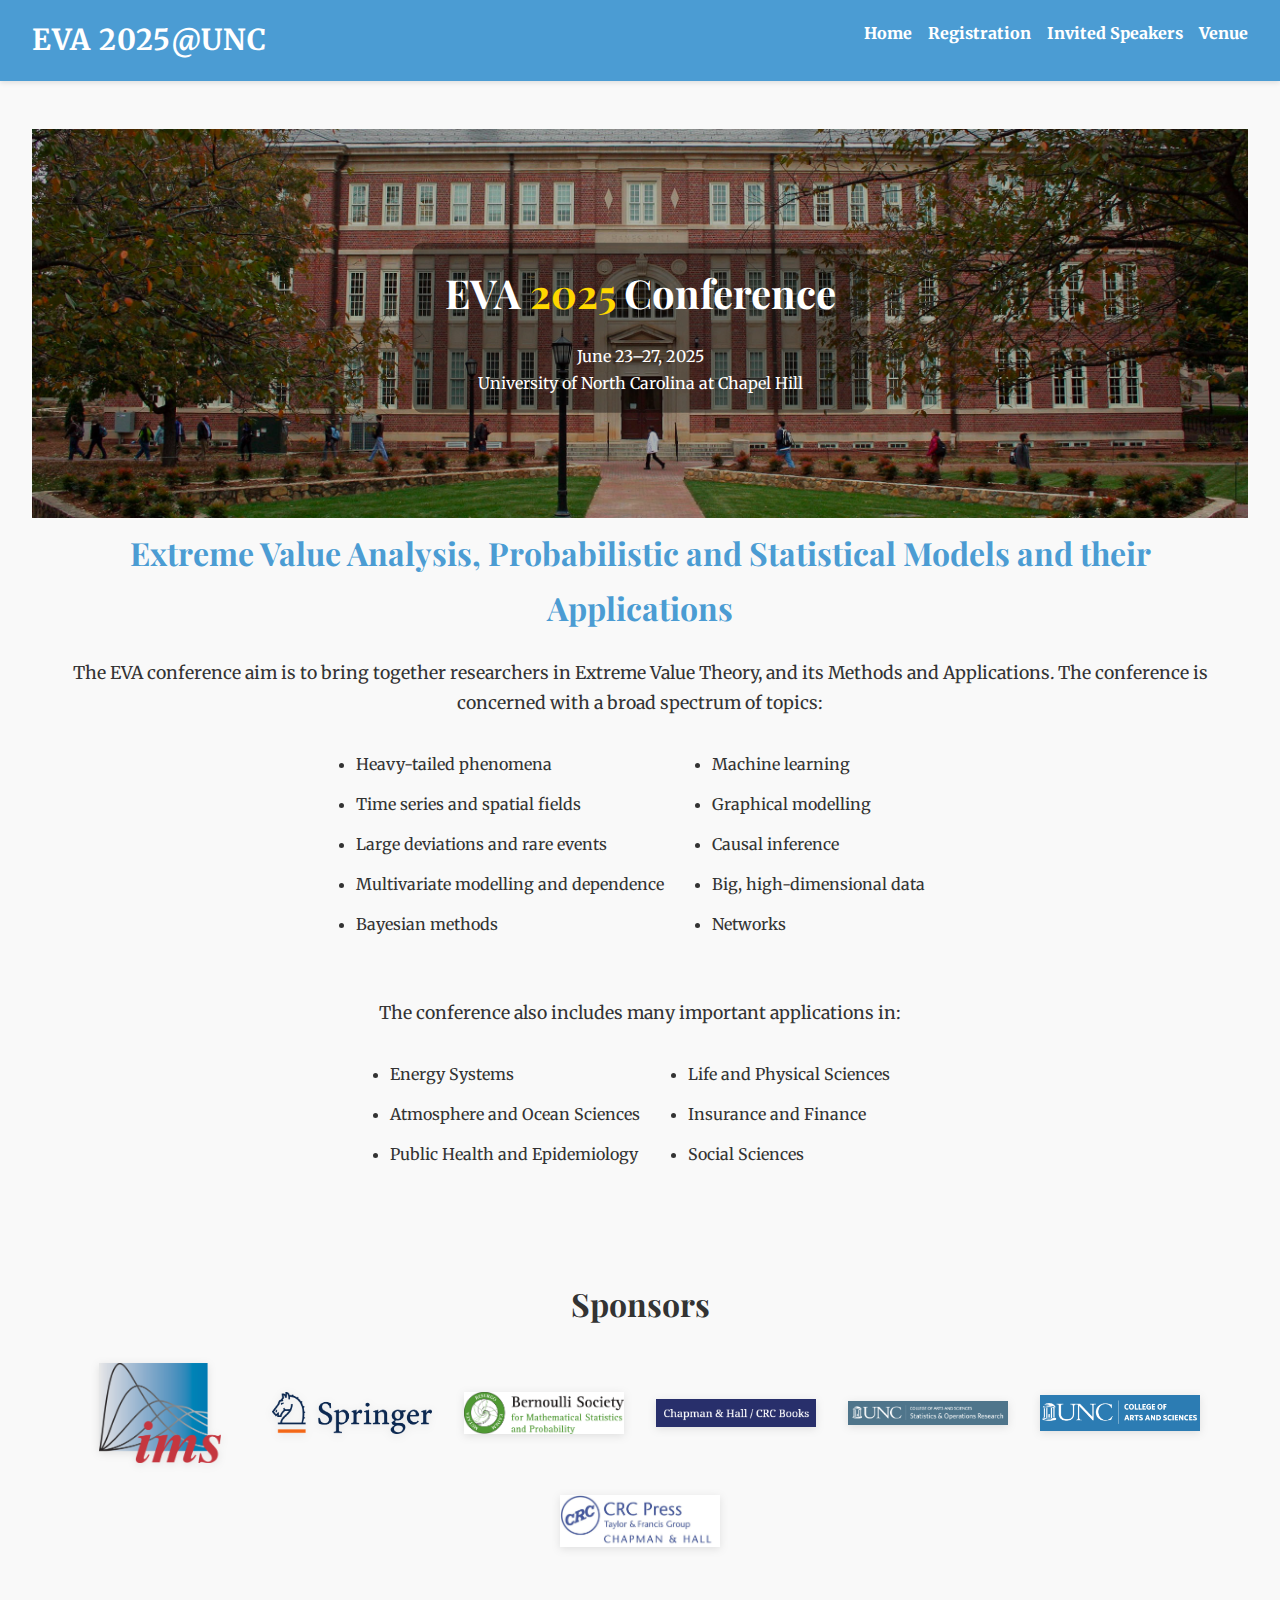
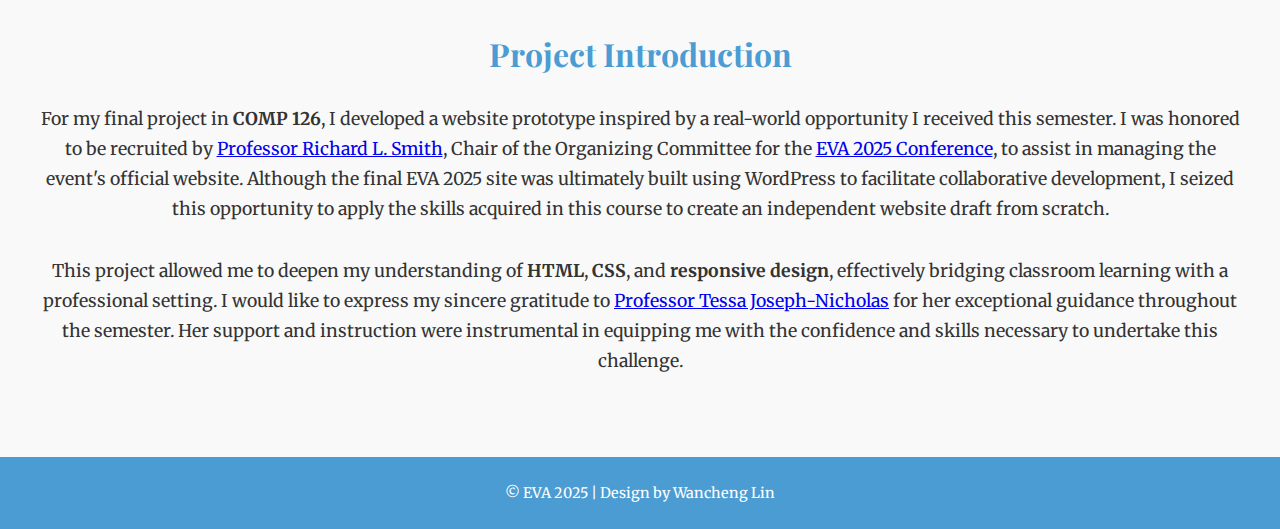
<file: index.html>
<!DOCTYPE html>
<html lang="en">
<head>
  <meta charset="UTF-8">
  <meta name="viewport" content="width=device-width, initial-scale=1.0">
  <title>Home | EVA 2025</title>
  <link rel="stylesheet" href="style.css">
  <link rel="icon" type="image/png" href="images/icon.png">
</head>

<body>

<header class="site-header">
  <div class="logo">EVA 2025@UNC</div>
  <nav class="nav-menu">
    <ul>
      <li><a href="index.html">Home</a></li>
      <li><a href="registration.html">Registration</a></li>
      <li><a href="speakers.html">Invited Speakers</a></li>
      <li><a href="venue.html">Venue</a></li>
    </ul>
  </nav>
</header>

<main>

  <section class="banner">
    <img src="images/stor.jpg" alt="Conference Banner" class="banner-img">
    <div class="banner-text">
      <h1>EVA <span>2025</span> Conference</h1>
      <p>June 23–27, 2025<br>University of North Carolina at Chapel Hill</p>
    </div>
  </section>

  <section class="introduction">
    <h2>Extreme Value Analysis, Probabilistic and Statistical Models and their Applications</h2>
    <p>The EVA conference aim is to bring together researchers in Extreme Value Theory, and its Methods and Applications. The conference is concerned with a broad spectrum of topics:</p>

    <div class="topics-grid">
      <ul>
        <li>Heavy-tailed phenomena</li>
        <li>Time series and spatial fields</li>
        <li>Large deviations and rare events</li>
        <li>Multivariate modelling and dependence</li>
        <li>Bayesian methods</li>
      </ul>
      <ul>
        <li>Machine learning</li>
        <li>Graphical modelling</li>
        <li>Causal inference</li>
        <li>Big, high-dimensional data</li>
        <li>Networks</li>
      </ul>
    </div>

    <p>The conference also includes many important applications in:</p>

    <div class="applications-grid">
      <ul>
        <li>Energy Systems</li>
        <li>Atmosphere and Ocean Sciences</li>
        <li>Public Health and Epidemiology</li>
      </ul>
      <ul>
        <li>Life and Physical Sciences</li>
        <li>Insurance and Finance</li>
        <li>Social Sciences</li>
      </ul>
    </div>
  </section>

  <section class="sponsors">
    <h1>Sponsors</h1>
    <div class="sponsor-logos">
      <div class="sponsor-item"><img src="images/sponsor1.png" alt="Sponsor 1"></div>
      <div class="sponsor-item"><img src="images/sponsor2.png" alt="Sponsor 2"></div>
      <div class="sponsor-item"><img src="images/sponsor3.png" alt="Sponsor 3"></div>
      <div class="sponsor-item"><img src="images/sponsor4.png" alt="Sponsor 4"></div>
      <div class="sponsor-item"><img src="images/sponsor5.png" alt="Sponsor 5"></div>
      <div class="sponsor-item"><img src="images/sponsor6.png" alt="Sponsor 6"></div>
      <div class="sponsor-item"><img src="images/sponsor7.jpg" alt="Sponsor 7"></div>
    </div>
  </section>
  
</main>

<section class="content">
  <h2>Project Introduction</h2>
  <p>
    For my final project in <strong>COMP 126</strong>, I developed a website prototype inspired by a real-world opportunity I received this semester.
    I was honored to be recruited by <a href="https://rls.sites.oasis.unc.edu/" target="_blank">Professor Richard L. Smith</a>, Chair of the Organizing Committee for the
    <a href="https://eva2025.unc.edu/" target="_blank">EVA 2025 Conference</a>, to assist in managing the event's official website.
    Although the final EVA 2025 site was ultimately built using WordPress to facilitate collaborative development,
    I seized this opportunity to apply the skills acquired in this course to create an independent website draft from scratch.
  </p>
  <p>
    This project allowed me to deepen my understanding of <strong>HTML</strong>, <strong>CSS</strong>, and <strong>responsive design</strong>,
    effectively bridging classroom learning with a professional setting.
    I would like to express my sincere gratitude to
    <a href="https://cs.unc.edu/person/tessa-joseph-nicholas/" target="_blank">Professor Tessa Joseph-Nicholas</a> for her exceptional guidance throughout the semester.
    Her support and instruction were instrumental in equipping me with the confidence and skills necessary to undertake this challenge.
  </p>
</section>

<footer class="site-footer">
  &copy; EVA 2025 | Design by Wancheng Lin
</footer>

</body>
</html>
</file>
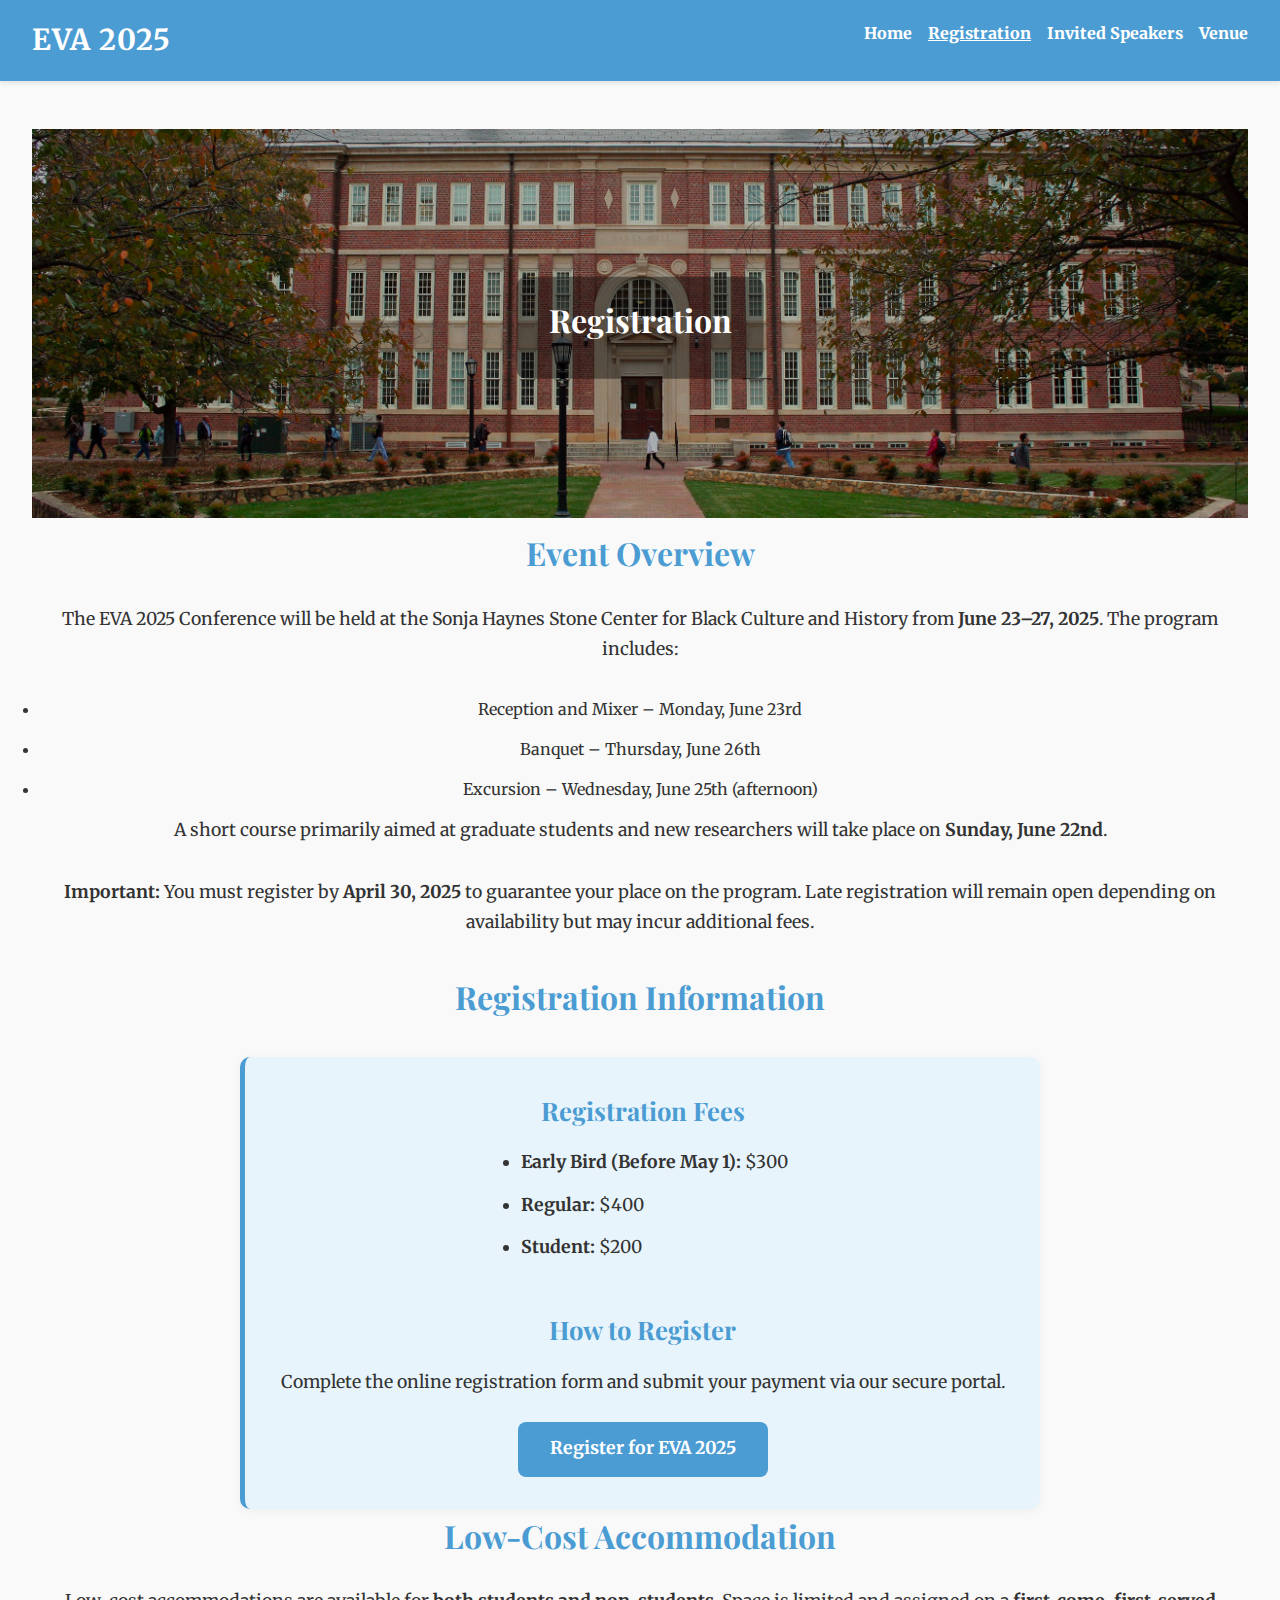
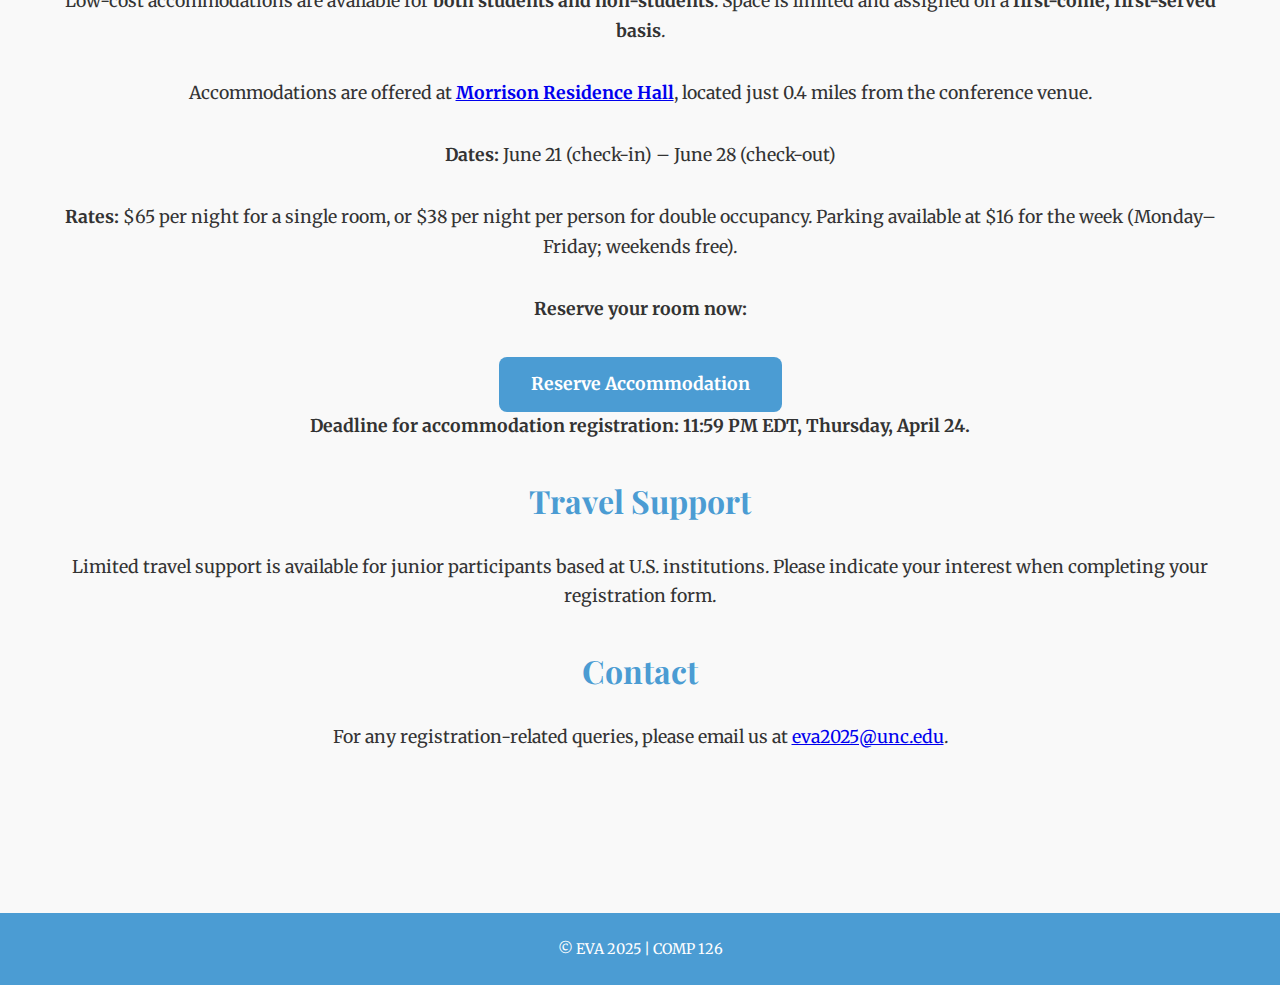
<file: registration.html>
<!DOCTYPE html>
<html lang="en">
<head>
  <meta charset="UTF-8">
  <meta name="viewport" content="width=device-width, initial-scale=1.0">
  <title>Registration | EVA 2025</title>
  <link rel="stylesheet" href="style.css">
</head>
<body>

<header class="site-header">
  <div class="logo">EVA 2025</div>
  <nav class="nav-menu">
    <ul>
      <li><a href="index.html">Home</a></li>
      <li><a href="registration.html" class="active">Registration</a></li>
      <li><a href="speakers.html">Invited Speakers</a></li>
      <li><a href="venue.html">Venue</a></li>
    </ul>
  </nav>
</header>

<main>

  <section class="banner small-banner">
    <img src="images/stor.jpg" alt="Conference Banner" class="banner-img">
    <div class="banner-text">
      <h1>Registration</h1>
    </div>
  </section>

  <section class="content content-card">
    <h2>Event Overview</h2>
    <p>The EVA 2025 Conference will be held at the Sonja Haynes Stone Center for Black Culture and History from <strong>June 23–27, 2025</strong>. The program includes:</p>
    <ul class="event-list">
      <li>Reception and Mixer – Monday, June 23rd</li>
      <li>Banquet – Thursday, June 26th</li>
      <li>Excursion – Wednesday, June 25th (afternoon)</li>
    </ul>
    <p>A short course primarily aimed at graduate students and new researchers will take place on <strong>Sunday, June 22nd</strong>.</p>
    <p><strong>Important:</strong> You must register by <strong>April 30, 2025</strong> to guarantee your place on the program. Late registration will remain open depending on availability but may incur additional fees.</p>
  </section>

  <section class="content">
    <h2>Registration Information</h2>
  
    <div class="registration-info">
  
      <div class="fees-section">
        <h3>Registration Fees</h3>
        <ul class="fees-list">
          <li><strong>Early Bird (Before May 1):</strong> $300</li>
          <li><strong>Regular:</strong> $400</li>
          <li><strong>Student:</strong> $200</li>
        </ul>
      </div>
  
      <div class="how-to-register">
        <h3>How to Register</h3>
        <p>Complete the online registration form and submit your payment via our secure portal.</p>
  
        <div class="register-button-wrapper">
          <a href="https://apps2.research.unc.edu/events/index.cfm?event=events.go&key=C680" target="_blank" class="register-button">
            Register for EVA 2025
          </a>
        </div>
      </div>
  
    </div>
  </section>
  

  <section class="content content-card-alt">
    <h2>Low-Cost Accommodation</h2>
    <p>Low-cost accommodations are available for <strong>both students and non-students</strong>. Space is limited and assigned on a <strong>first-come, first-served basis</strong>.</p>
    <p>Accommodations are offered at <a href="https://housing.unc.edu/live/explore-the-halls/residence-halls/morrison/" target="_blank"><strong>Morrison Residence Hall</strong></a>, located just 0.4 miles from the conference venue.</p>
    <p><strong>Dates:</strong> June 21 (check-in) – June 28 (check-out)</p>
    <p><strong>Rates:</strong> $65 per night for a single room, or $38 per night per person for double occupancy. Parking available at $16 for the week (Monday–Friday; weekends free).</p>

    <p><strong>Reserve your room now:</strong></p>
    <a href="https://apps2.research.unc.edu/events/index.cfm?event=events.go&key=C7BD" target="_blank" class="register-button">Reserve Accommodation</a>

    <p><strong>Deadline for accommodation registration: 11:59 PM EDT, Thursday, April 24.</strong></p>
  </section>

  <section class="content content-card">
    <h2>Travel Support</h2>
    <p>Limited travel support is available for junior participants based at U.S. institutions. Please indicate your interest when completing your registration form.</p>

    <h2>Contact</h2>
    <p>For any registration-related queries, please email us at <a href="mailto:eva2025@unc.edu">eva2025@unc.edu</a>.</p>
  </section>

</main>

<footer class="site-footer">
  &copy; EVA 2025 | COMP 126
</footer>

</body>
</html>
</file>
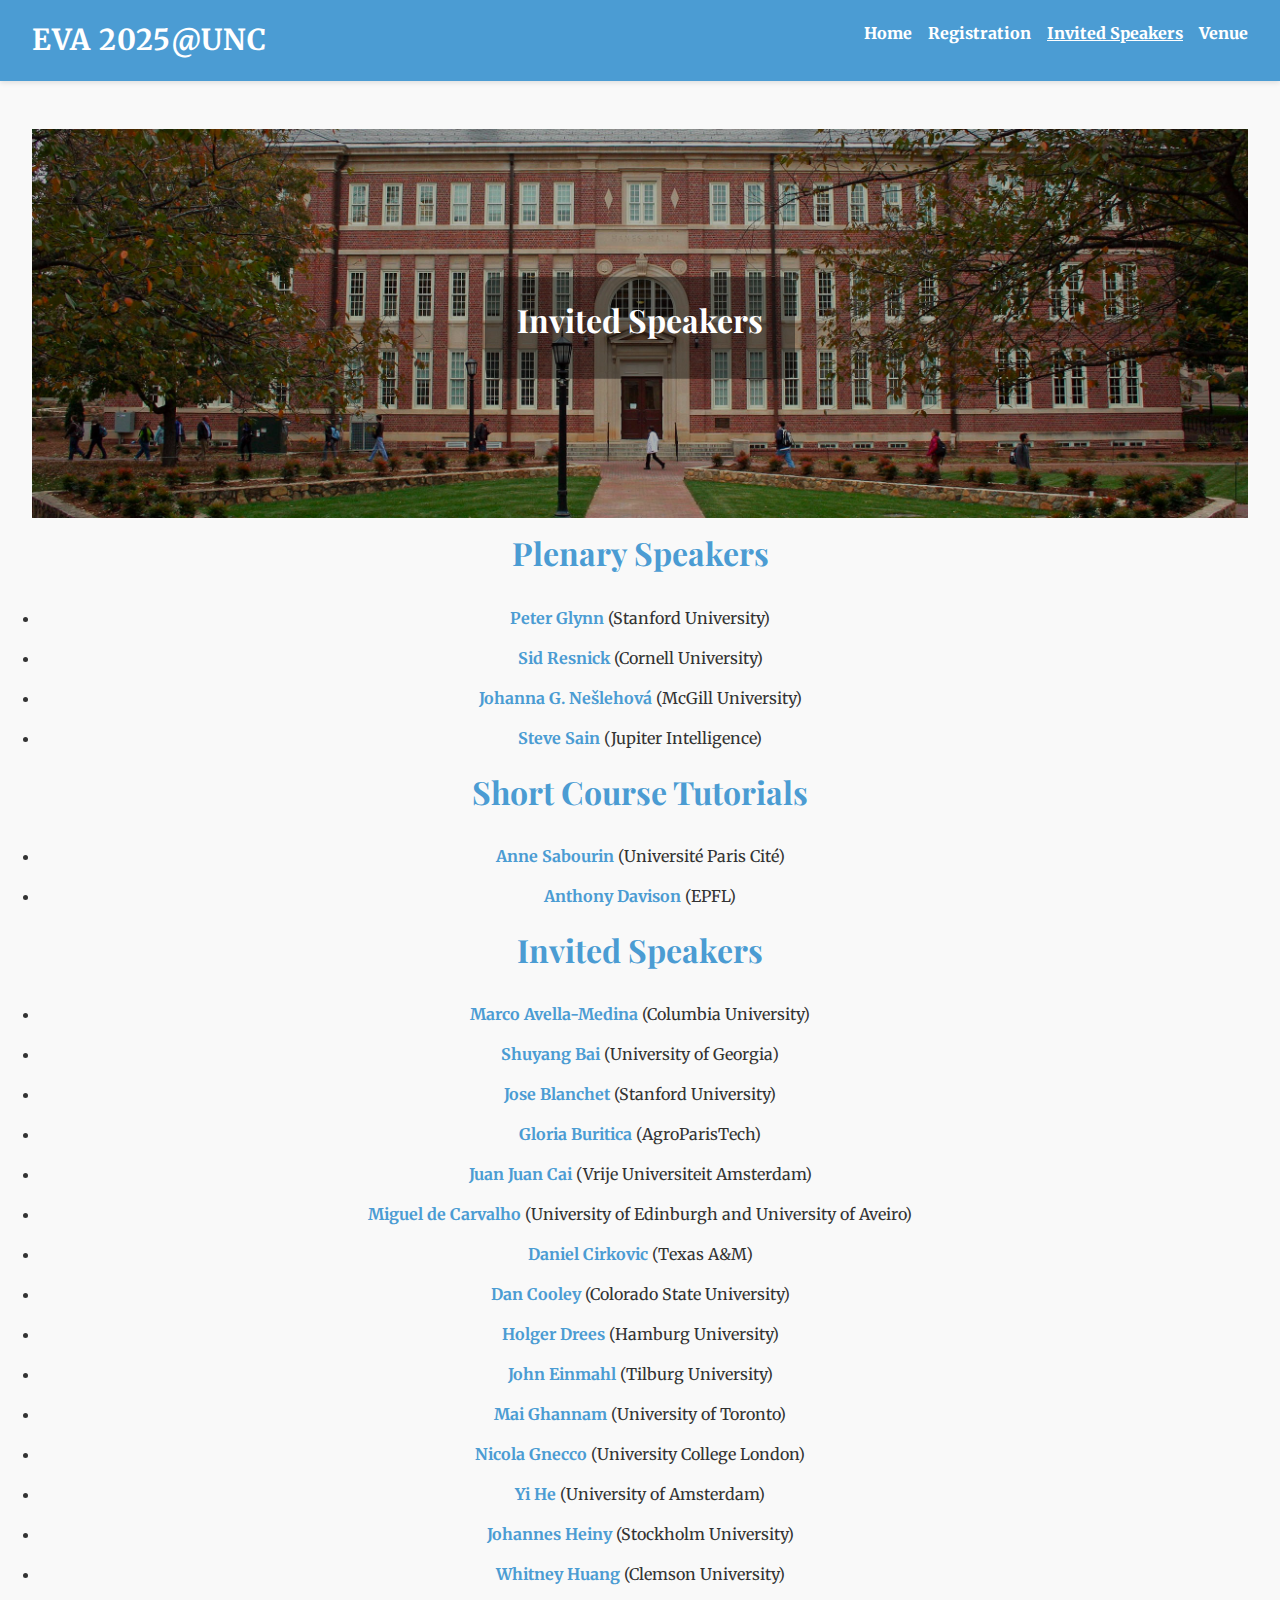
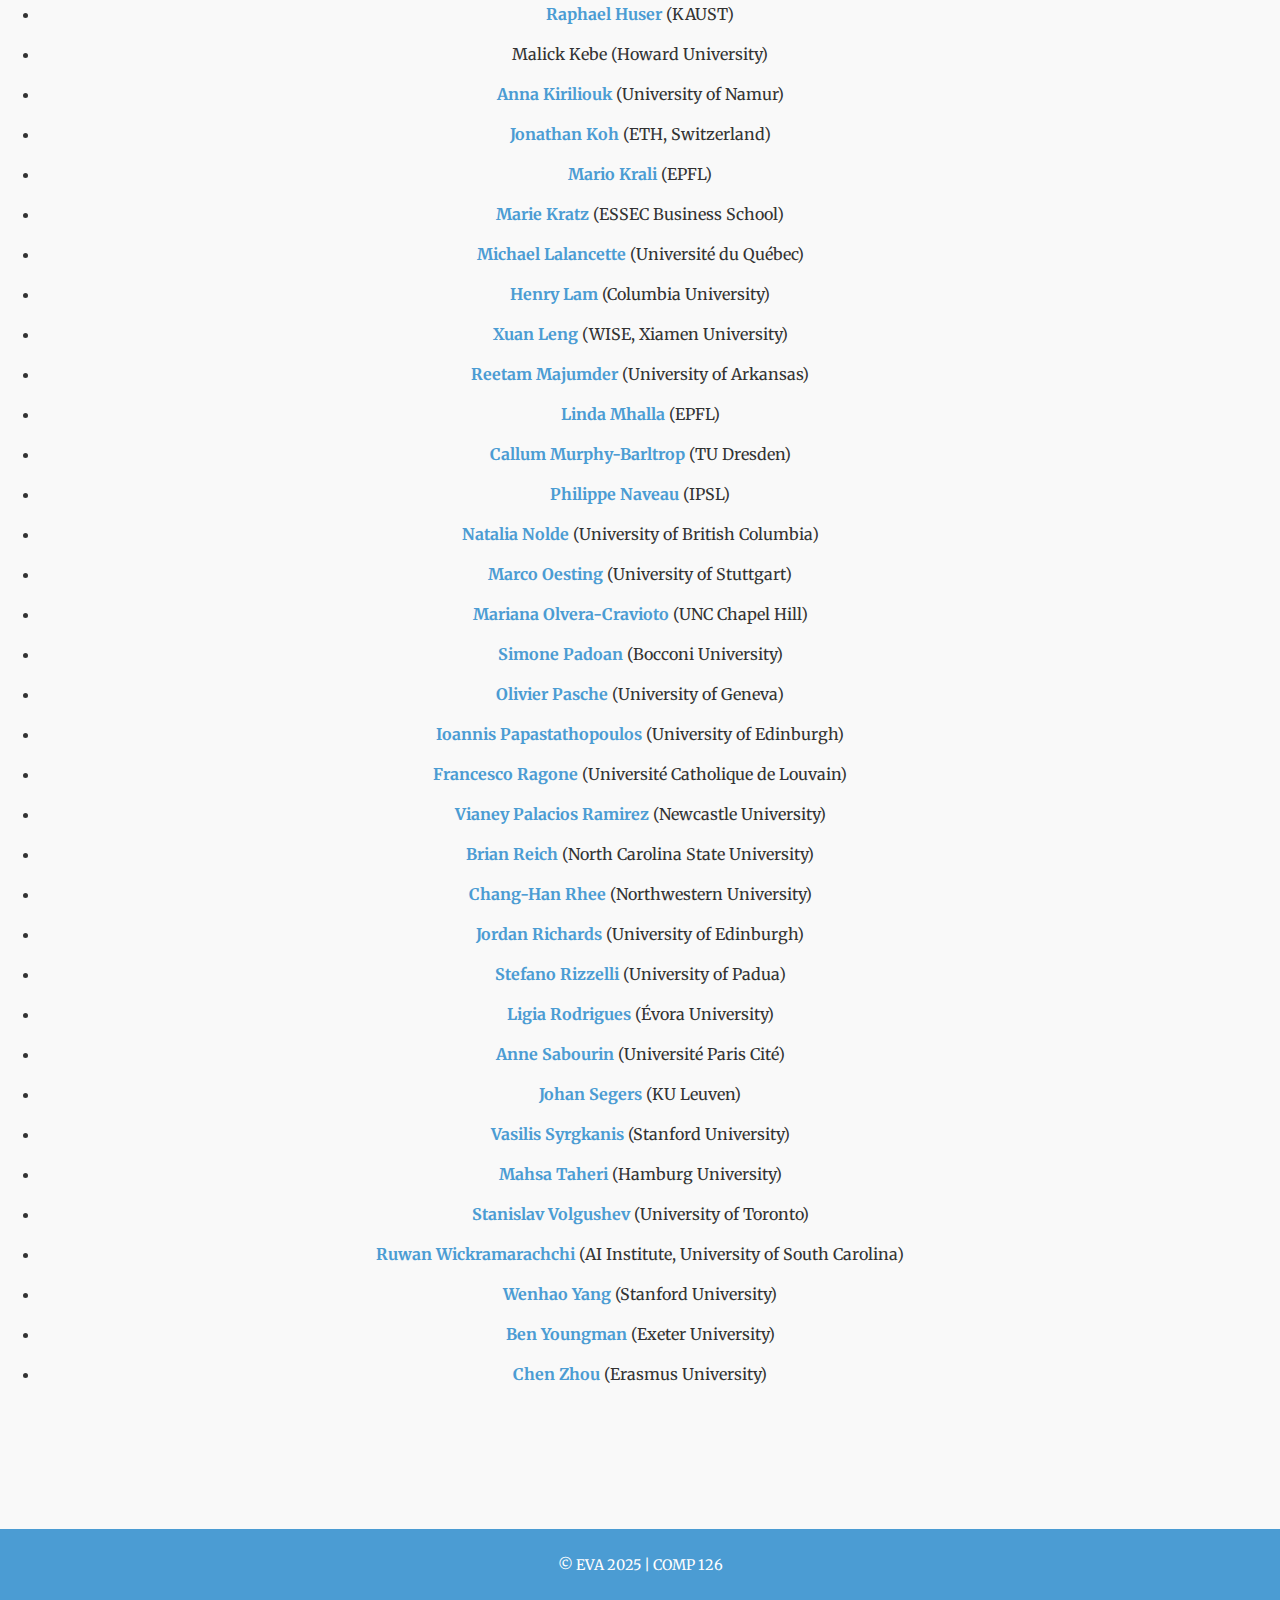
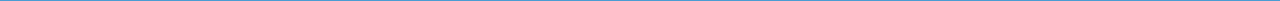
<file: speakers.html>
<!DOCTYPE html>
<html lang="en">
<head>
  <meta charset="UTF-8">
  <meta name="viewport" content="width=device-width, initial-scale=1.0">
  <title>Invited Speakers | EVA 2025</title>
  <link rel="stylesheet" href="style.css">
</head>
<body>

<header class="site-header">
  <div class="logo">EVA 2025@UNC</div>
  <nav class="nav-menu">
    <ul>
      <li><a href="index.html">Home</a></li>
      <li><a href="registration.html">Registration</a></li>
      <li><a href="speakers.html" class="active">Invited Speakers</a></li>
      <li><a href="venue.html">Venue</a></li>
    </ul>
  </nav>
</header>

<main>

  <section class="banner small-banner">
    <img src="images/stor.jpg" alt="Conference Banner" class="banner-img">
    <div class="banner-text">
      <h1>Invited Speakers</h1>
    </div>
  </section>

  <section class="content">
    <h2>Plenary Speakers</h2>
    <ul class="speaker-list">
      <li><a href="https://web.stanford.edu/~glynn/">Peter Glynn</a> (Stanford University)</li>
      <li><a href="https://people.orie.cornell.edu/sid/">Sid Resnick</a> (Cornell University)</li>
      <li><a href="https://www.math.mcgill.ca/neslehova/">Johanna G. Nešlehová</a> (McGill University)</li>
      <li><a href="https://theorg.com/org/jupiter-intelligence/org-chart/steve-sain">Steve Sain</a> (Jupiter Intelligence)</li>
    </ul>

    <h2>Short Course Tutorials</h2>
    <ul class="speaker-list">
      <li><a href="https://helios2.mi.parisdescartes.fr/~asabouri/">Anne Sabourin</a> (Université Paris Cité)</li>
      <li><a href="https://people.epfl.ch/anthony.davison?lang=en">Anthony Davison</a> (EPFL)</li>
    </ul>

    <h2>Invited Speakers</h2>
    <ul class="speaker-list">
      <li><a href="https://sites.google.com/site/marcoavellamedina/home">Marco Avella-Medina</a> (Columbia University)</li>
      <li><a href="https://www.stat.uga.edu/directory/people/ray-shuyang-bai">Shuyang Bai</a> (University of Georgia)</li>
      <li><a href="https://web.stanford.edu/~jblanche/">Jose Blanchet</a> (Stanford University)</li>
      <li><a href="https://gburitica.github.io">Gloria Buritica</a> (AgroParisTech)</li>
      <li><a href="https://juanjuancai.com">Juan Juan Cai</a> (Vrije Universiteit Amsterdam)</li>
      <li><a href="https://www.maths.ed.ac.uk/~mdecarv/">Miguel de Carvalho</a> (University of Edinburgh and University of Aveiro)</li>
      <li><a href="https://cirkovd.github.io">Daniel Cirkovic</a> (Texas A&M)</li>
      <li><a href="https://www.stat.colostate.edu/~cooleyd/">Dan Cooley</a> (Colorado State University)</li>
      <li><a href="https://www.math.uni-hamburg.de/en/forschung/bereiche/st/ewtheorie-versmath/personen/drees-holger.html">Holger Drees</a> (Hamburg University)</li>
      <li><a href="https://www.tilburguniversity.edu/staff/j-h-j-einmahl">John Einmahl</a> (Tilburg University)</li>
      <li><a href="https://www.statistics.utoronto.ca/people/directories/postdoctoral-fellows/mai-ghannam">Mai Ghannam</a> (University of Toronto)</li>
      <li><a href="https://www.ngnecco.com">Nicola Gnecco</a> (University College London)</li>
      <li><a href="https://www.cjbs.net/users/yihe/">Yi He</a> (University of Amsterdam)</li>
      <li><a href="https://www.su.se/english/profiles/johe3032-1.640812">Johannes Heiny</a> (Stockholm University)</li>
      <li><a href="https://whitneyhuang83.github.io/">Whitney Huang</a> (Clemson University)</li>
      <li><a href="https://www.kaust.edu.sa/en/study/faculty/raphael-huser">Raphael Huser</a> (KAUST)</li>
      <li>Malick Kebe (Howard University)</li>
      <li><a href="https://annakiriliouk.weebly.com">Anna Kiriliouk</a> (University of Namur)</li>
      <li><a href="https://kohrrelation.github.io">Jonathan Koh</a> (ETH, Switzerland)</li>
      <li><a href="https://people.epfl.ch/mario.krali/?lang=en">Mario Krali</a> (EPFL)</li>
      <li><a href="https://faculty.essec.edu/en/cv/kratz-marie/">Marie Kratz</a> (ESSEC Business School)</li>
      <li><a href="https://mic-lalancette.github.io">Michael Lalancette</a> (Université du Québec)</li>
      <li><a href="https://www.columbia.edu/~khl2114/">Henry Lam</a> (Columbia University)</li>
      <li><a href="https://lengxuan.weebly.com/">Xuan Leng</a> (WISE, Xiamen University)</li>
      <li><a href="https://reetamm.com">Reetam Majumder</a> (University of Arkansas)</li>
      <li><a href="https://lindamhalla.netlify.app">Linda Mhalla</a> (EPFL)</li>
      <li><a href="https://callumbarltrop.github.io">Callum Murphy-Barltrop</a> (TU Dresden)</li>
      <li><a href="https://www.lsce.ipsl.fr/en/pisp/philippe-naveau/">Philippe Naveau</a> (IPSL)</li>
      <li><a href="https://www.stat.ubc.ca/~natalia/">Natalia Nolde</a> (University of British Columbia)</li>
      <li><a href="https://www.isa.uni-stuttgart.de/institut/team/Oesting/">Marco Oesting</a> (University of Stuttgart)</li>
      <li><a href="https://molvera.web.unc.edu">Mariana Olvera-Cravioto</a> (UNC Chapel Hill)</li>
      <li><a href="https://mypage.unibocconi.it/simonepadoan/">Simone Padoan</a> (Bocconi University)</li>
      <li><a href="https://www.unige.ch/gsem/en/research/institutes/risis/team/phd/olivier-pasche/">Olivier Pasche</a> (University of Geneva)</li>
      <li><a href="https://www.maths.ed.ac.uk/~ipapasta/">Ioannis Papastathopoulos</a> (University of Edinburgh)</li>
      <li><a href="https://www.meteo.be/en/team/francesco-ragone">Francesco Ragone</a> (Université Catholique de Louvain)</li>
      <li><a href="https://www.ncl.ac.uk/maths-physics/people/profile/vianeypalacios-ramirez.html">Vianey Palacios Ramirez</a> (Newcastle University)</li>
      <li><a href="https://bjreich.wordpress.ncsu.edu">Brian Reich</a> (North Carolina State University)</li>
      <li><a href="https://chrhee.github.io">Chang-Han Rhee</a> (Northwestern University)</li>
      <li><a href="https://jbrich95.github.io">Jordan Richards</a> (University of Edinburgh)</li>
      <li><a href="https://homes.stat.unipd.it/stefanorizzelli/">Stefano Rizzelli</a> (University of Padua)</li>
      <li><a href="https://www.uevora.pt/en/people?id=168410">Ligia Rodrigues</a> (Évora University)</li>
      <li><a href="https://helios2.mi.parisdescartes.fr/~asabouri/">Anne Sabourin</a> (Université Paris Cité)</li>
      <li><a href="https://perso.uclouvain.be/johan.segers/">Johan Segers</a> (KU Leuven)</li>
      <li><a href="https://vsyrgkanis.com">Vasilis Syrgkanis</a> (Stanford University)</li>
      <li><a href="https://www.math.uni-hamburg.de/en/forschung/bereiche/st/math-data-methoden/personen/taheri-mahsa.html">Mahsa Taheri</a> (Hamburg University)</li>
      <li><a href="https://utstat.toronto.edu/stanislav/">Stanislav Volgushev</a> (University of Toronto)</li>
      <li><a href="https://ruwantw.github.io">Ruwan Wickramarachchi</a> (AI Institute, University of South Carolina)</li>
      <li><a href="https://yangwenhaosms.github.io">Wenhao Yang</a> (Stanford University)</li>
      <li><a href="https://empslocal.ex.ac.uk/people/staff/by223/">Ben Youngman</a> (Exeter University)</li>
      <li><a href="https://personal.eur.nl/zhou/">Chen Zhou</a> (Erasmus University)</li>
    </ul>

  </section>

</main>

<footer class="site-footer">
  &copy; EVA 2025 | COMP 126
</footer>

</body>
</html>
</file>
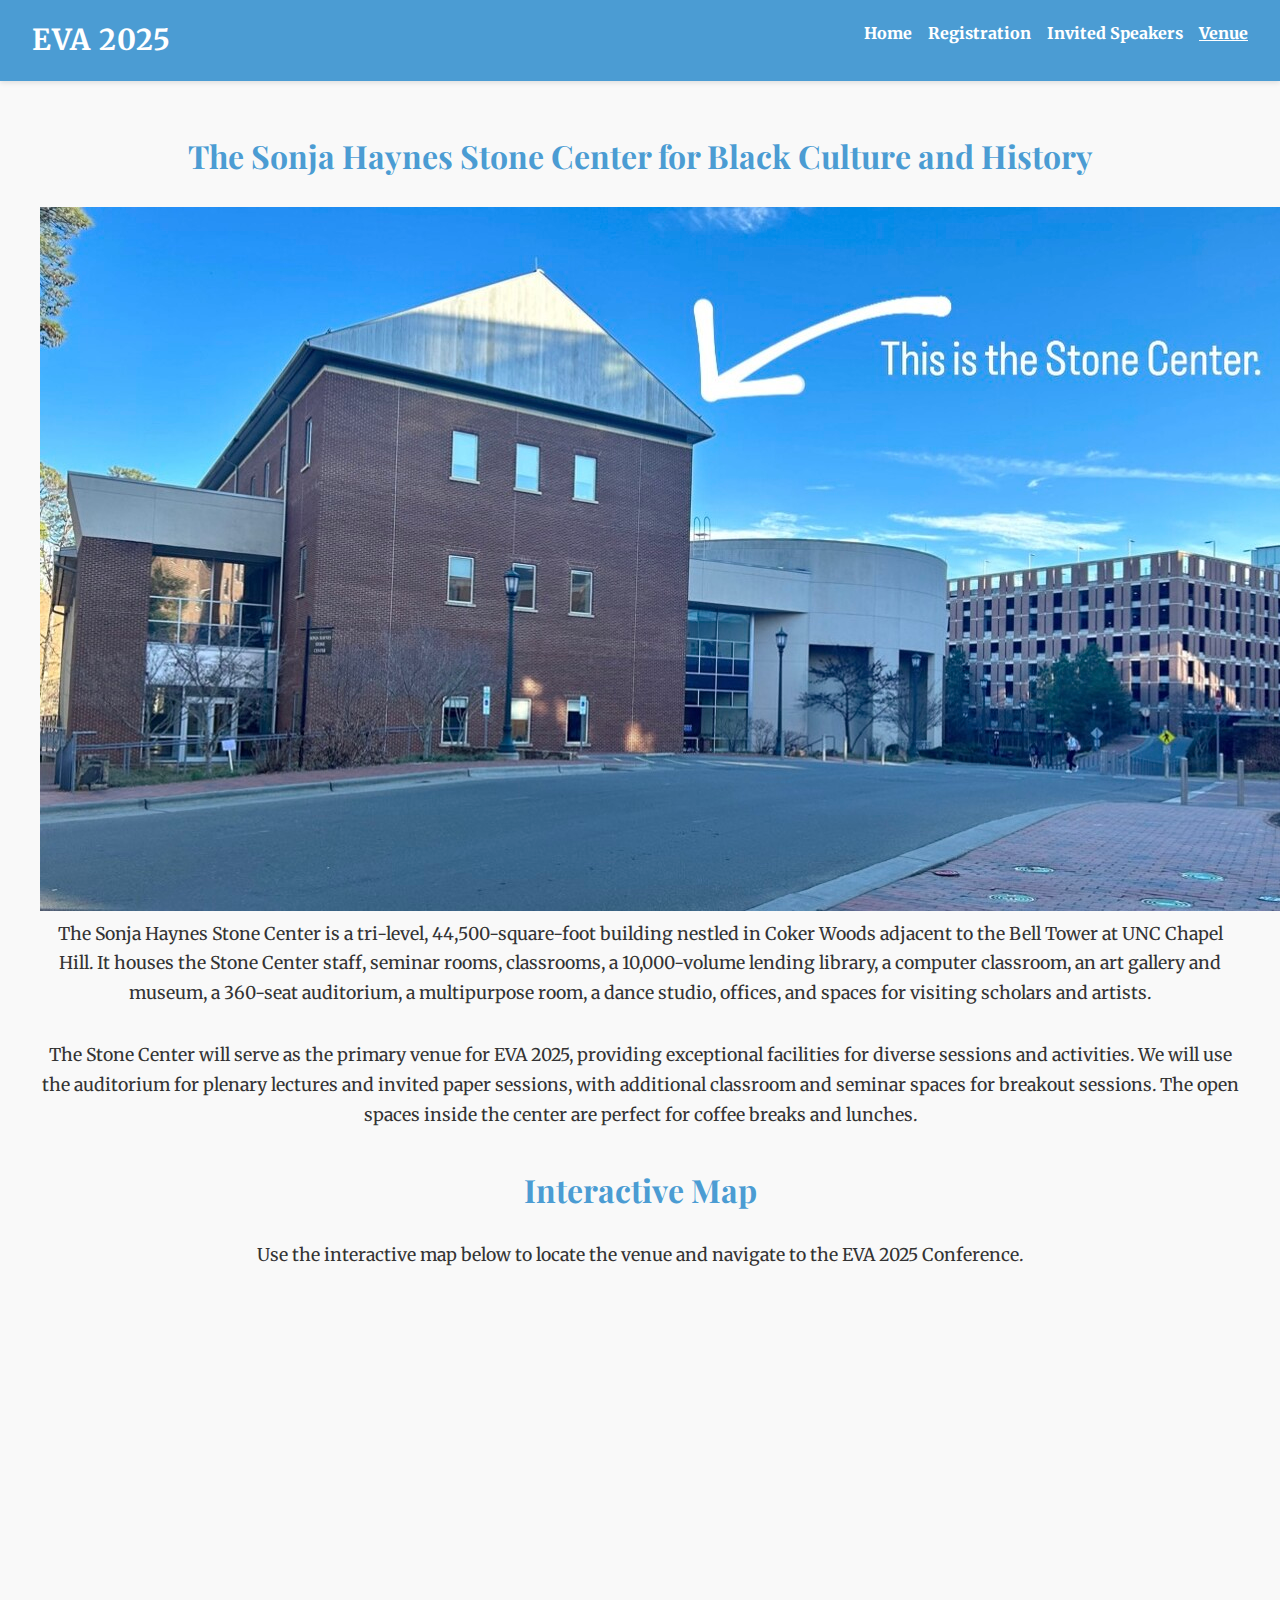
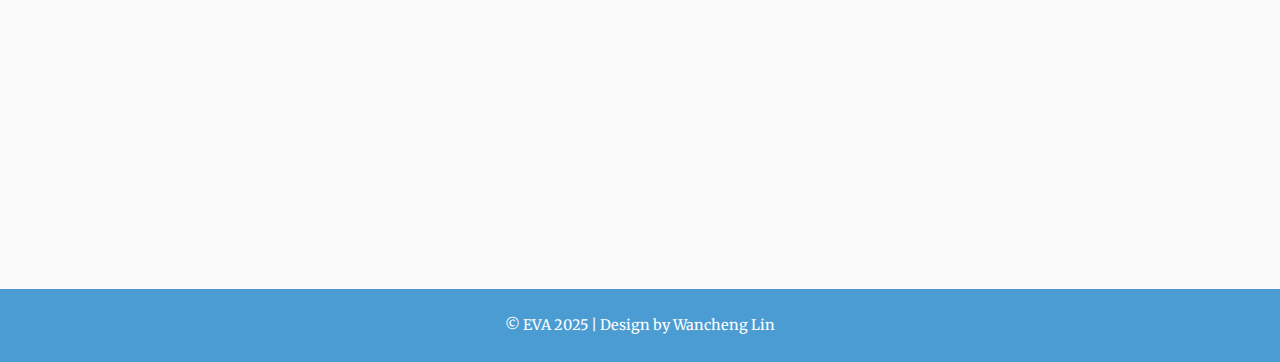
<file: venue.html>
<!DOCTYPE html>
<html lang="en">
<head>
  <meta charset="UTF-8">
  <meta name="viewport" content="width=device-width, initial-scale=1.0">
  <title>Venue | EVA 2025</title>
  <link rel="stylesheet" href="style.css">
</head>
<body>

<header class="site-header">
  <div class="logo">EVA 2025</div>
  <nav class="nav-menu">
    <ul>
      <li><a href="index.html">Home</a></li>
      <li><a href="registration.html">Registration</a></li>
      <li><a href="speakers.html">Invited Speakers</a></li>
      <li><a href="venue.html" class="active">Venue</a></li>
    </ul>
  </nav>
</header>

<main>

  <section class="content content-card">
    <h2>The Sonja Haynes Stone Center for Black Culture and History</h2>

    <div class="image-container">
      <img src="images/stone.jpg" alt="Sonja Haynes Stone Center" class="responsive-img">
    </div>
    
    <p>The Sonja Haynes Stone Center is a tri-level, 44,500-square-foot building nestled in Coker Woods adjacent to the Bell Tower at UNC Chapel Hill. It houses the Stone Center staff, seminar rooms, classrooms, a 10,000-volume lending library, a computer classroom, an art gallery and museum, a 360-seat auditorium, a multipurpose room, a dance studio, offices, and spaces for visiting scholars and artists.</p>

    <p>The Stone Center will serve as the primary venue for EVA 2025, providing exceptional facilities for diverse sessions and activities. We will use the auditorium for plenary lectures and invited paper sessions, with additional classroom and seminar spaces for breakout sessions. The open spaces inside the center are perfect for coffee breaks and lunches.</p>


  </section>

  <section class="content content-card-alt">
    <h2>Interactive Map</h2>
    <p>Use the interactive map below to locate the venue and navigate to the EVA 2025 Conference.</p>

    <div class="map-container">
      <iframe src="https://www.google.com/maps/embed?pb=!1m18!1m12!1m3!1d6463.1897798587825!2d-79.05274922341961!3d35.907936272514824!2m3!1f0!2f0!3f0!3m2!1i1024!2i768!4f13.1!3m3!1m2!1s0x89acc2eed4c16f19%3A0x1b245a4472c1b9c3!2sStone%20Center%2C%20Chapel%20Hill%2C%20NC%2027514!5e0!3m2!1sen!2sus!4v1745892123232!5m2!1sen!2sus" width="100%" height="450" style="border:0;" allowfullscreen="" loading="lazy" referrerpolicy="no-referrer-when-downgrade"></iframe>
    </div>
  </section>

</main>

<footer class="site-footer">
  &copy; EVA 2025 | Design by Wancheng Lin
</footer>

</body>
</html>
</file>
<file: style.css>
/* Import Google Fonts */
@import url('https://fonts.googleapis.com/css2?family=Merriweather:wght@400;700&family=Playfair+Display:wght@600&display=swap');

/* Reset */
* {
  margin: 0;
  padding: 0;
  box-sizing: border-box;
}

/* Global Fonts */
body {
  font-family: 'Merriweather', serif;
  background-color: #f9f9f9;
  color: #333;
  line-height: 1.7;
}

/* Headings Special Fonts */
h1, h2, h3 {
  font-family: 'Playfair Display', serif;
}

/* Header and Navigation */
.site-header {
  background-color: #4B9CD3;
  color: white;
  padding: 1rem 2rem;
  display: flex;
  justify-content: space-between;
  align-items: center;
  box-shadow: 0 2px 5px rgba(0,0,0,0.1);
}

.logo {
  font-weight: bold;
  font-size: 1.8rem;
  letter-spacing: 1px;
}

.nav-menu ul {
  list-style: none;
  display: flex;
  gap: 1rem;
}

.nav-menu a {
  text-decoration: none;
  color: white;
  font-weight: 800;
  position: relative;
  transition: color 0.3s ease;
}

.nav-menu a::after {
  content: "";
  display: block;
  height: 2px;
  background: white;
  width: 0%;
  transition: width 0.3s ease;
  position: absolute;
  bottom: -5px;
  left: 0;
}

.nav-menu a:hover::after, .nav-menu a:focus::after {
  width: 100%;
}

.nav-menu a.active {
  text-decoration: underline;
}

/* Banner */
.banner {
  position: relative;
  width: 100%;
  overflow: hidden;
}

.banner-img {
  width: 100%;
  height: auto;
  object-fit: cover;
  filter: brightness(0.7);
}

.banner-text {
  position: absolute;
  top: 50%;
  left: 50%;
  transform: translate(-50%, -50%);
  text-align: center;
  color: white;
  background: rgba(0,0,0,0.4);
  padding: 1rem 2rem;
  border-radius: 10px;
}

.banner-text h1 {
  font-size: 2.5rem;
  margin-bottom: 1rem;
}

.banner-text span {
  color: #FFD700;
}

.small-banner .banner-text h1 {
  font-size: 2rem;
}

/* Main Content */
main {
  padding: 3rem 2rem;
}

/* Introduction / Content Section */
.introduction, .content {
  max-width: 1200px;
  margin: 0 auto;
  text-align: center;
}

.introduction h2, .content h2 {
  font-size: 2rem;
  margin-bottom: 1.5rem;
  color: #4B9CD3;
}

.introduction p, .content p {
  margin-bottom: 2rem;
  font-size: 1.1rem;
}

.topics-grid, .applications-grid {
  display: flex;
  justify-content: center;
  gap: 3rem;
  flex-wrap: wrap;
  margin-bottom: 3rem;
}

.topics-grid ul, .applications-grid ul {
  list-style-type: disc;
  text-align: left;
}

ul li {
  margin-bottom: 0.8rem;
}

.sponsors {
  margin-top: 4rem;
  text-align: center;
  padding: 2rem;
  max-width: 1200px;
  margin-left: auto;
  margin-right: auto;
}

/* sponsor logos 流式排列 */
.sponsor-logos {
  display: flex;
  flex-wrap: wrap;
  justify-content: center;
  gap: 2rem;
  margin-top: 2rem;
}

/* 每个 sponsor item 统一大小 */
.sponsor-item {
  flex: 0 1 160px; /* 不强制拉伸，宽度大约160px，自适应 */
  display: flex;
  justify-content: center;
  align-items: center;
}

/* sponsor 图片设置 */
.sponsor-item img {
  width: 100%;
  height: auto;
  max-height: 100px;
  object-fit: contain;
  filter: drop-shadow(0 2px 4px rgba(0,0,0,0.1));
  transition: transform 0.3s ease;
}

.sponsor-item img:hover {
  transform: scale(1.05);
}











.registration-info {
  background-color: #e8f4fb;
  border-left: 5px solid #4B9CD3;
  border-radius: 10px;
  padding: 2rem;
  margin-top: 2rem;
  max-width: 800px;
  margin-left: auto;
  margin-right: auto;
  text-align: center;
  box-shadow: 0 2px 8px rgba(0,0,0,0.05);
}

.registration-info h3 {
  color: #4B9CD3;
  font-size: 1.6rem;
  margin-bottom: 1rem;
}





.fees-list {
  list-style: disc;
  display: inline-block;
  text-align: left;
  padding-left: 1.5rem;
  margin-bottom: 2rem;
}

.fees-list li {
  margin-bottom: 0.8rem;
  font-size: 1.1rem;
}

.how-to-register p {
  margin-bottom: 1.5rem;
  font-size: 1.1rem;
}

.register-button-wrapper {
  text-align: center;
}

.register-button {
  display: inline-block;
  background-color: #4B9CD3;
  color: white;
  font-weight: bold;
  text-decoration: none;
  padding: 0.8rem 2rem;
  font-size: 1.1rem;
  border-radius: 8px;
  transition: background-color 0.3s ease, transform 0.3s ease;
}

.register-button:hover {
  background-color: #3a86b5;
  transform: scale(1.05);
}







/* Speakers Page Special */
.speakers-grid {
  display: flex;
  flex-wrap: wrap;
  gap: 2rem;
  justify-content: center;
  margin-top: 2rem;
}

.speaker-card {
  background-color: white;
  border-radius: 10px;
  box-shadow: 0 2px 8px rgba(0,0,0,0.1);
  padding: 1rem;
  width: 250px;
  text-align: center;
  transition: transform 0.3s ease, box-shadow 0.3s ease;
}

.speaker-card:hover {
  transform: translateY(-5px);
  box-shadow: 0 4px 12px rgba(0,0,0,0.2);
}

.speaker-list p {
  margin-bottom: 0.8rem;
  font-size: 1.05rem;
}

.speaker-list a {
  color: #4B9CD3;
  text-decoration: none;
  font-weight: bold;
}

.speaker-list a:hover {
  text-decoration: underline;
}

.speaker-card img {
  width: 100%;
  height: 200px;
  object-fit: cover;
  border-radius: 8px;
  margin-bottom: 1rem;
}

.speaker-card h3 {
  margin-bottom: 0.5rem;
  color: #4B9CD3;
}

/* Venue Page Special */
.map-container {
  margin-top: 2rem;
}

.map-container img {
  width: 100%;
  border-radius: 8px;
  transition: transform 0.3s ease;
}

.map-container img:hover {
  transform: scale(1.02);
}

/* Footer */
.site-footer {
  background-color: #4B9CD3;
  color: white;
  text-align: center;
  padding: 1.5rem;
  margin-top: 5rem;
  font-size: 0.9rem;
}
</file>
